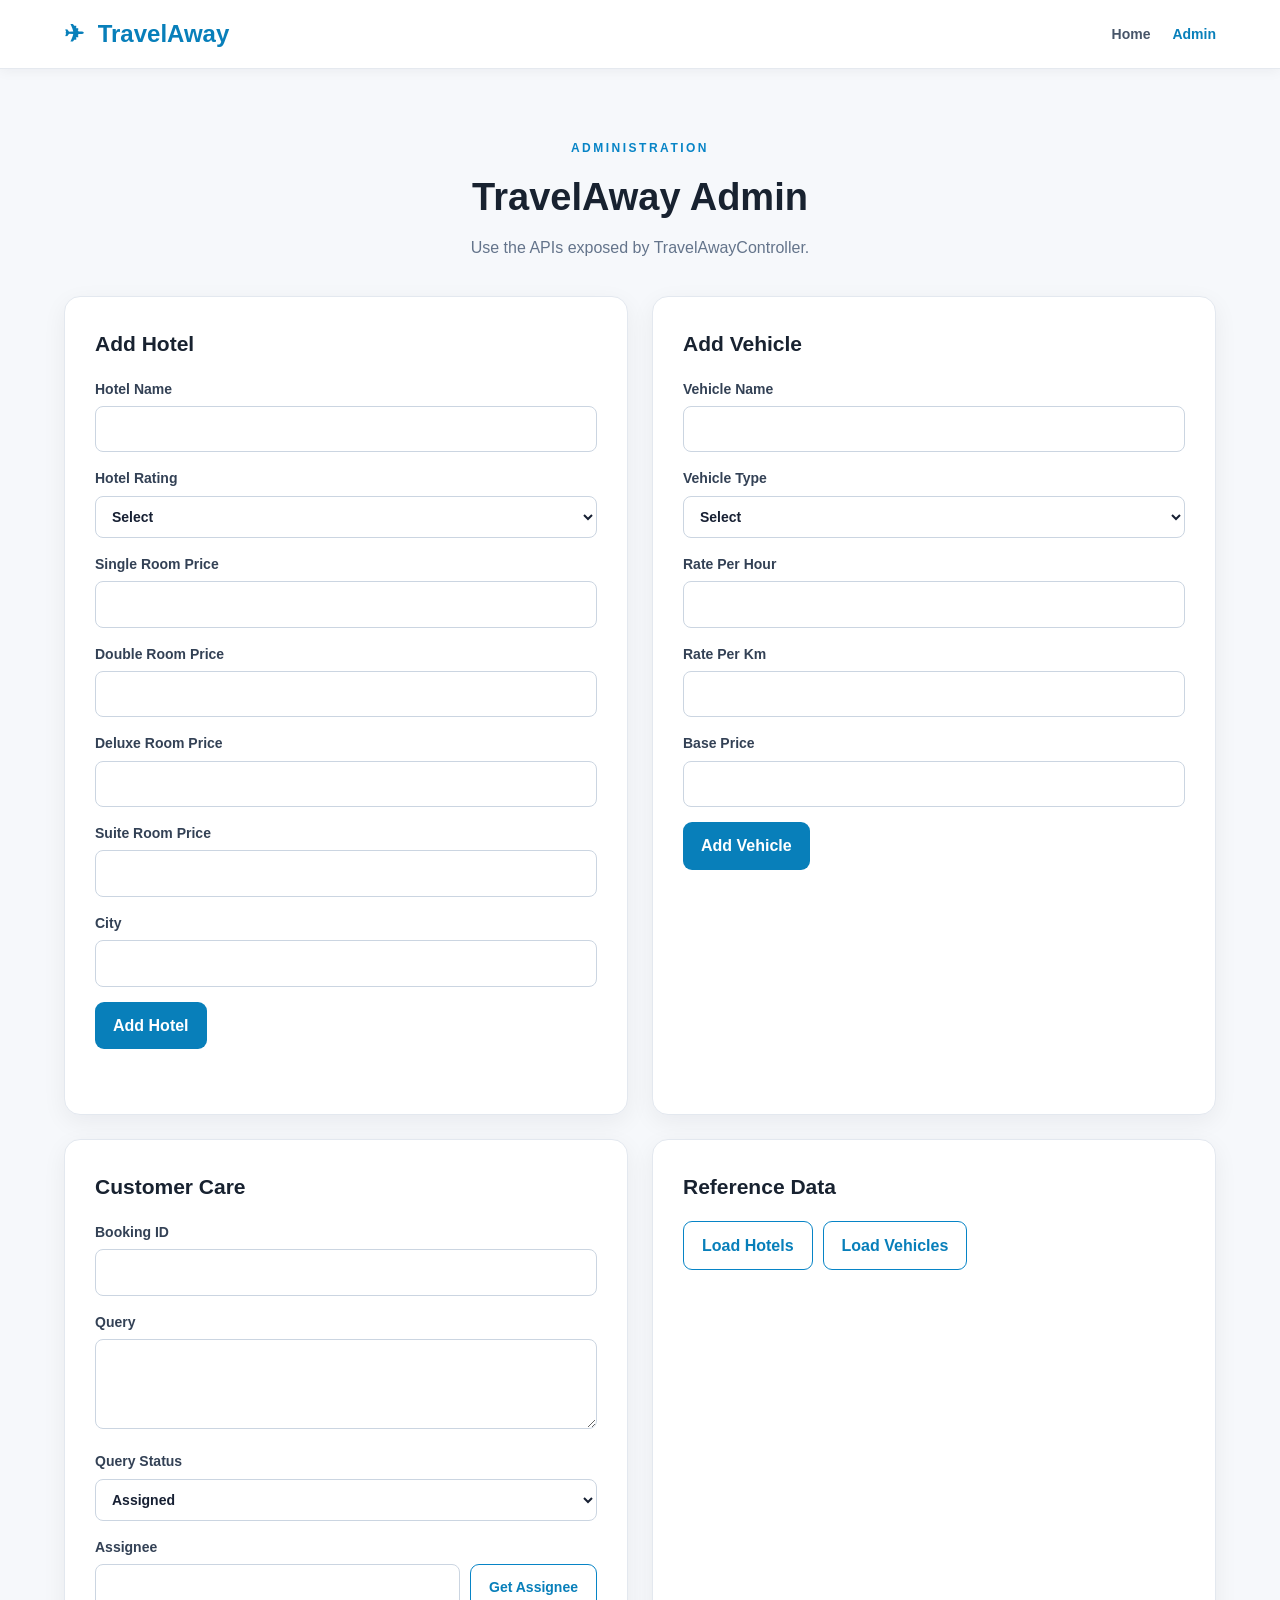
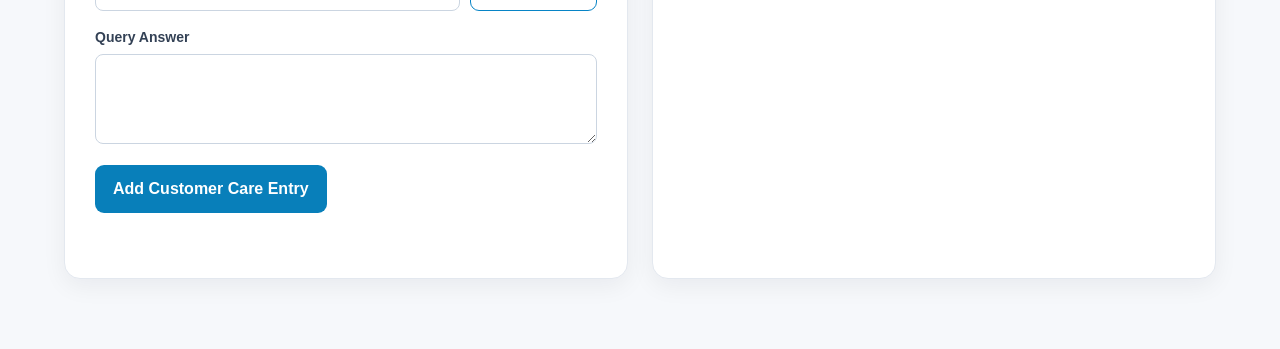
<file: Infosys.TravelAway.Services/wwwroot/admin.html>
<!DOCTYPE html>
<html lang="en">
<head>
    <meta charset="UTF-8">
    <meta name="viewport" content="width=device-width, initial-scale=1.0">
    <title>TravelAway - Admin</title>
    <link rel="stylesheet" href="css/style.css">
</head>
<body>
<header class="navbar">
    <div class="nav-container">
        <a class="logo" href="index.html"><span>✈</span> TravelAway</a>
        <nav class="nav-links">
            <a href="index.html">Home</a>
            <a class="active" href="admin.html">Admin</a>
        </nav>
    </div>
</header>

<main class="main-container">
    <section class="section-heading">
        <p class="eyebrow">ADMINISTRATION</p>
        <h1>TravelAway Admin</h1>
        <p>Use the APIs exposed by TravelAwayController.</p>
    </section>

    <div class="admin-grid">
        <section class="form-card">
            <h2>Add Hotel</h2>
            <form id="hotelForm">
                <label>Hotel Name<input id="hotelName" maxlength="20" required></label>
                <label>Hotel Rating
                    <select id="hotelRating" required>
                        <option value="">Select</option>
                        <option>2</option><option>3</option><option>4</option><option>5</option>
                    </select>
                </label>
                <label>Single Room Price<input id="singleRoomPrice" type="number" min="0" required></label>
                <label>Double Room Price<input id="doubleRoomPrice" type="number" min="0" required></label>
                <label>Deluxe Room Price<input id="deluxeeRoomPrice" type="number" min="0" required></label>
                <label>Suite Room Price<input id="suiteRoomPrice" type="number" min="0" required></label>
                <label>City<input id="hotelCity" maxlength="20" required></label>
                <button class="btn btn-primary" type="submit">Add Hotel</button>
            </form>
            <div id="hotelMessage" class="message"></div>
        </section>

        <section class="form-card">
            <h2>Add Vehicle</h2>
            <form id="vehicleForm">
                <label>Vehicle Name<input id="vehicleName" maxlength="20" required></label>
                <label>Vehicle Type
                    <select id="vehicleType" required>
                        <option value="">Select</option>
                        <option>Two-Wheeler</option>
                        <option>Four-Wheeler</option>
                        <option>Mini-Bus</option>
                    </select>
                </label>
                <label>Rate Per Hour<input id="ratePerHour" type="number" min="0" step="0.01" required></label>
                <label>Rate Per Km<input id="ratePerKm" type="number" min="0" step="0.01" required></label>
                <label>Base Price<input id="basePrice" type="number" min="0" step="0.01" required></label>
                <button class="btn btn-primary" type="submit">Add Vehicle</button>
            </form>
            <div id="vehicleMessage" class="message"></div>
        </section>

        <section class="form-card">
            <h2>Customer Care</h2>
            <form id="careForm">
                <label>Booking ID<input id="careBookingId" type="number" required></label>
                <label>Query<textarea id="query" maxlength="100" required></textarea></label>
                <label>Query Status
                    <select id="queryStatus" required>
                        <option>Assigned</option>
                        <option>In Progress</option>
                        <option>Closed</option>
                    </select>
                </label>
                <label>Assignee
                    <div class="inline-form">
                        <input id="assignee" type="number" readonly required>
                        <button id="getAssignee" class="btn btn-outline" type="button">Get Assignee</button>
                    </div>
                </label>
                <label>Query Answer<textarea id="queryAnswer" maxlength="200"></textarea></label>
                <button class="btn btn-primary" type="submit">Add Customer Care Entry</button>
            </form>
            <div id="careMessage" class="message"></div>
        </section>

        <section class="form-card">
            <h2>Reference Data</h2>
            <div class="inline-actions">
                <button id="loadHotels" class="btn btn-outline" type="button">Load Hotels</button>
                <button id="loadVehicles" class="btn btn-outline" type="button">Load Vehicles</button>
            </div>
            <div id="referenceData" class="reference-data"></div>
        </section>
    </div>
</main>

<script src="js/admin.js"></script>
</body>
</html>
</file>
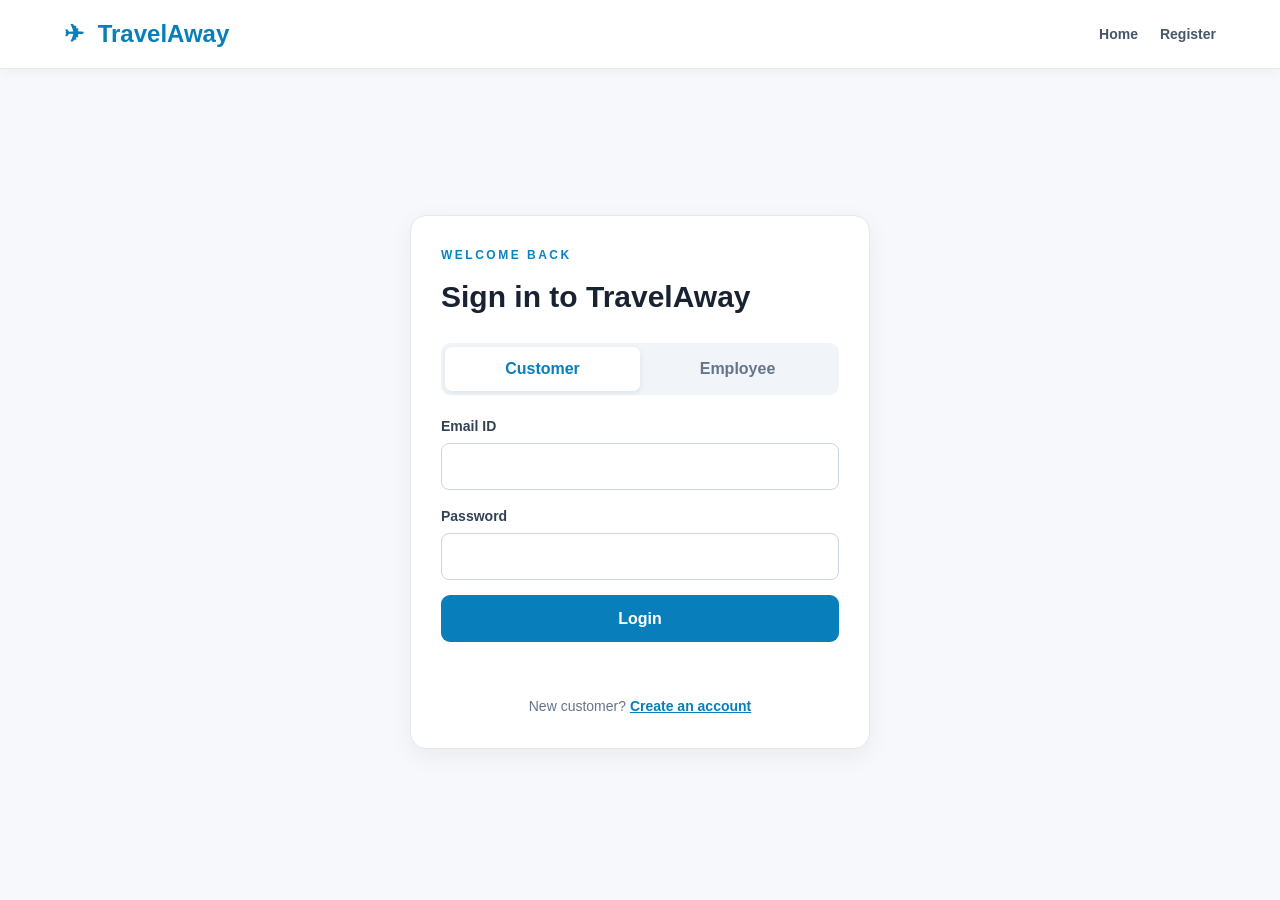
<file: Infosys.TravelAway.Services/wwwroot/login.html>
<!DOCTYPE html>
<html lang="en">
<head>
    <meta charset="UTF-8">
    <meta name="viewport" content="width=device-width, initial-scale=1.0">
    <title>TravelAway - Login</title>
    <link rel="stylesheet" href="css/style.css">
</head>
<body>
<header class="navbar">
    <div class="nav-container">
        <a class="logo" href="index.html"><span>✈</span> TravelAway</a>
        <nav class="nav-links">
            <a href="index.html">Home</a>
            <a href="register.html">Register</a>
        </nav>
    </div>
</header>

<main class="auth-page">
    <div class="auth-card">
        <p class="eyebrow">WELCOME BACK</p>
        <h1>Sign in to TravelAway</h1>

        <div class="tab-buttons">
            <button class="tab-btn active" data-role="customer">Customer</button>
            <button class="tab-btn" data-role="employee">Employee</button>
        </div>

        <form id="loginForm">
            <label>Email ID
                <input id="emailId" type="email" maxlength="50" required>
            </label>
            <label>Password
                <input id="password" type="password" maxlength="16" required>
            </label>
            <button class="btn btn-primary full-width" type="submit">Login</button>
        </form>

        <div id="loginMessage" class="message"></div>
        <p class="form-footer">New customer? <a href="register.html">Create an account</a></p>
    </div>
</main>

<script src="js/login.js"></script>
</body>
</html>
</file>
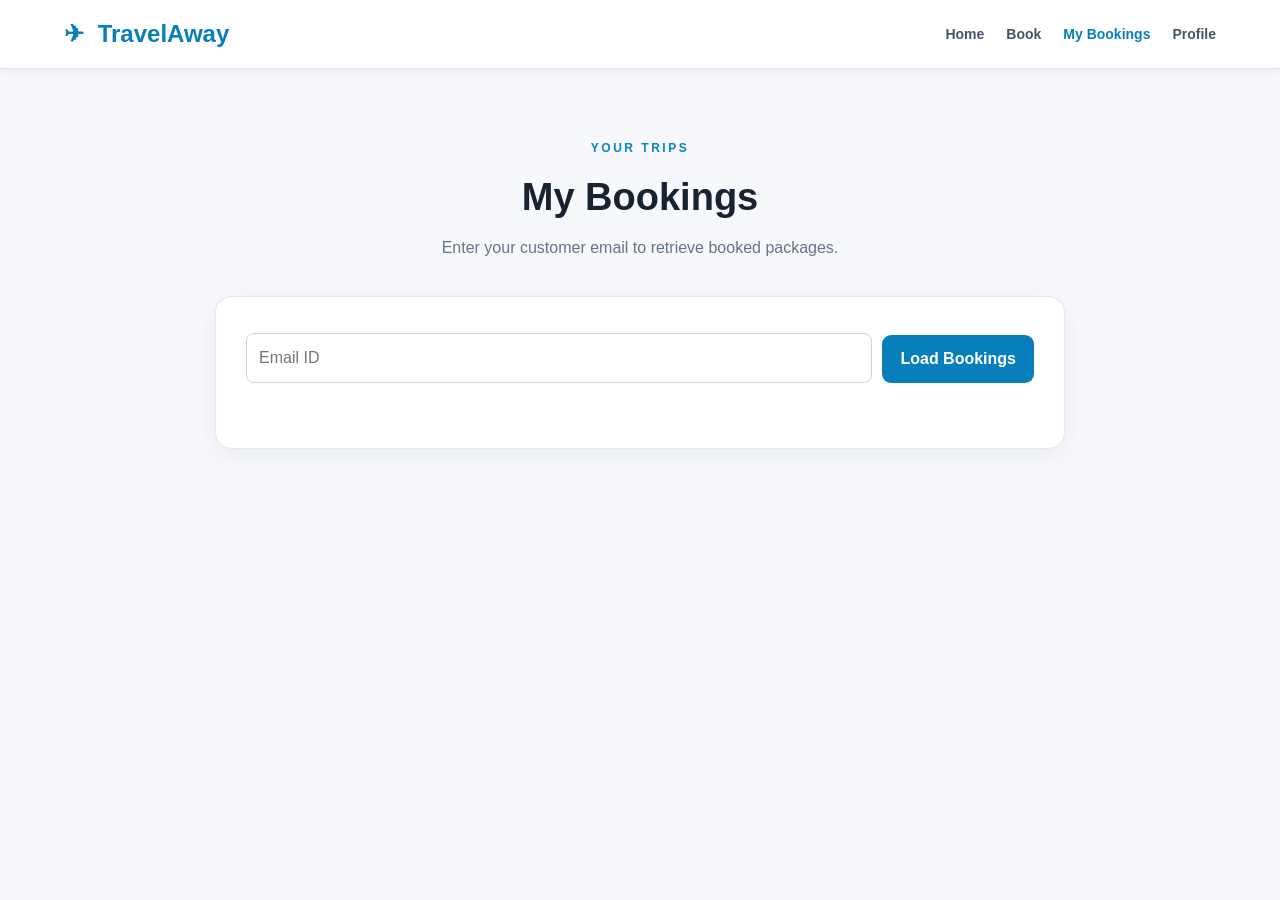
<file: Infosys.TravelAway.Services/wwwroot/my-bookings.html>
<!DOCTYPE html>
<html lang="en">
<head>
    <meta charset="UTF-8">
    <meta name="viewport" content="width=device-width, initial-scale=1.0">
    <title>TravelAway - My Bookings</title>
    <link rel="stylesheet" href="css/style.css">
</head>
<body>
<header class="navbar">
    <div class="nav-container">
        <a class="logo" href="index.html"><span>✈</span> TravelAway</a>
        <nav class="nav-links">
            <a href="index.html">Home</a>
            <a href="booking.html">Book</a>
            <a class="active" href="my-bookings.html">My Bookings</a>
            <a href="profile.html">Profile</a>
        </nav>
    </div>
</header>

<main class="main-container">
    <section class="section-heading">
        <p class="eyebrow">YOUR TRIPS</p>
        <h1>My Bookings</h1>
        <p>Enter your customer email to retrieve booked packages.</p>
    </section>

    <section class="form-card compact-card">
        <form id="bookingsForm" class="inline-form">
            <input id="emailId" type="email" placeholder="Email ID" required>
            <button class="btn btn-primary" type="submit">Load Bookings</button>
        </form>
        <div id="bookingsMessage" class="message"></div>
    </section>

    <section id="bookingsContainer" class="booking-list"></section>
</main>

<script src="js/bookings.js"></script>
</body>
</html>
</file>
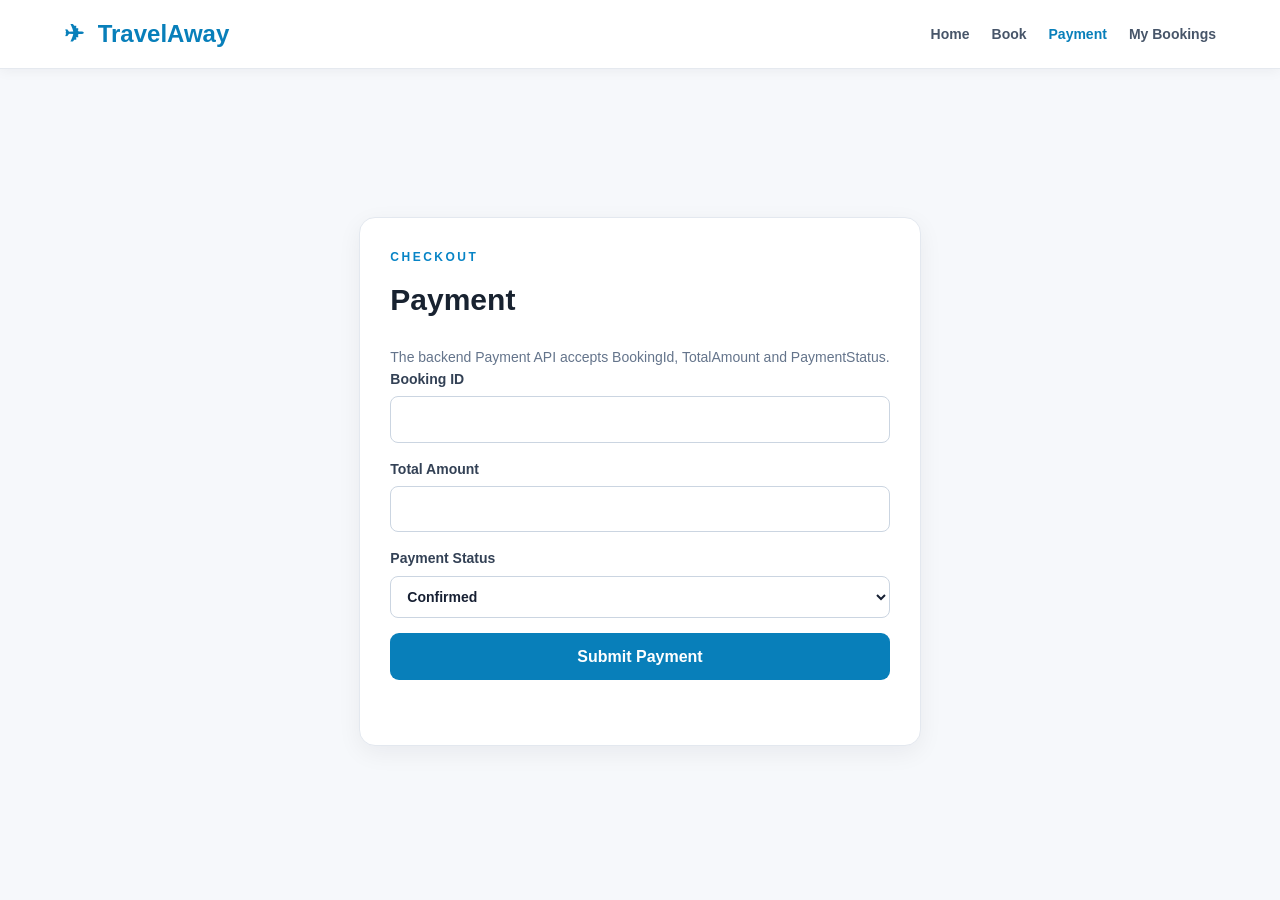
<file: Infosys.TravelAway.Services/wwwroot/payment.html>
<!DOCTYPE html>
<html lang="en">
<head>
    <meta charset="UTF-8">
    <meta name="viewport" content="width=device-width, initial-scale=1.0">
    <title>TravelAway - Payment</title>
    <link rel="stylesheet" href="css/style.css">
</head>
<body>
<header class="navbar">
    <div class="nav-container">
        <a class="logo" href="index.html"><span>✈</span> TravelAway</a>
        <nav class="nav-links">
            <a href="index.html">Home</a>
            <a href="booking.html">Book</a>
            <a class="active" href="payment.html">Payment</a>
            <a href="my-bookings.html">My Bookings</a>
        </nav>
    </div>
</header>

<main class="auth-page">
    <div class="form-card">
        <p class="eyebrow">CHECKOUT</p>
        <h1>Payment</h1>
        <p class="muted">The backend Payment API accepts BookingId, TotalAmount and PaymentStatus.</p>

        <form id="paymentForm">
            <label>Booking ID
                <input id="bookingId" type="number" required>
            </label>
            <label>Total Amount
                <input id="totalAmount" type="number" min="0" step="1" required>
            </label>
            <label>Payment Status
                <select id="paymentStatus" required>
                    <option value="Confirmed">Confirmed</option>
                    <option value="Not Confirmed">Not Confirmed</option>
                </select>
            </label>

            <button class="btn btn-primary full-width" type="submit">Submit Payment</button>
        </form>

        <div id="paymentMessage" class="message"></div>
    </div>
</main>

<script src="js/payment.js"></script>
</body>
</html>
</file>
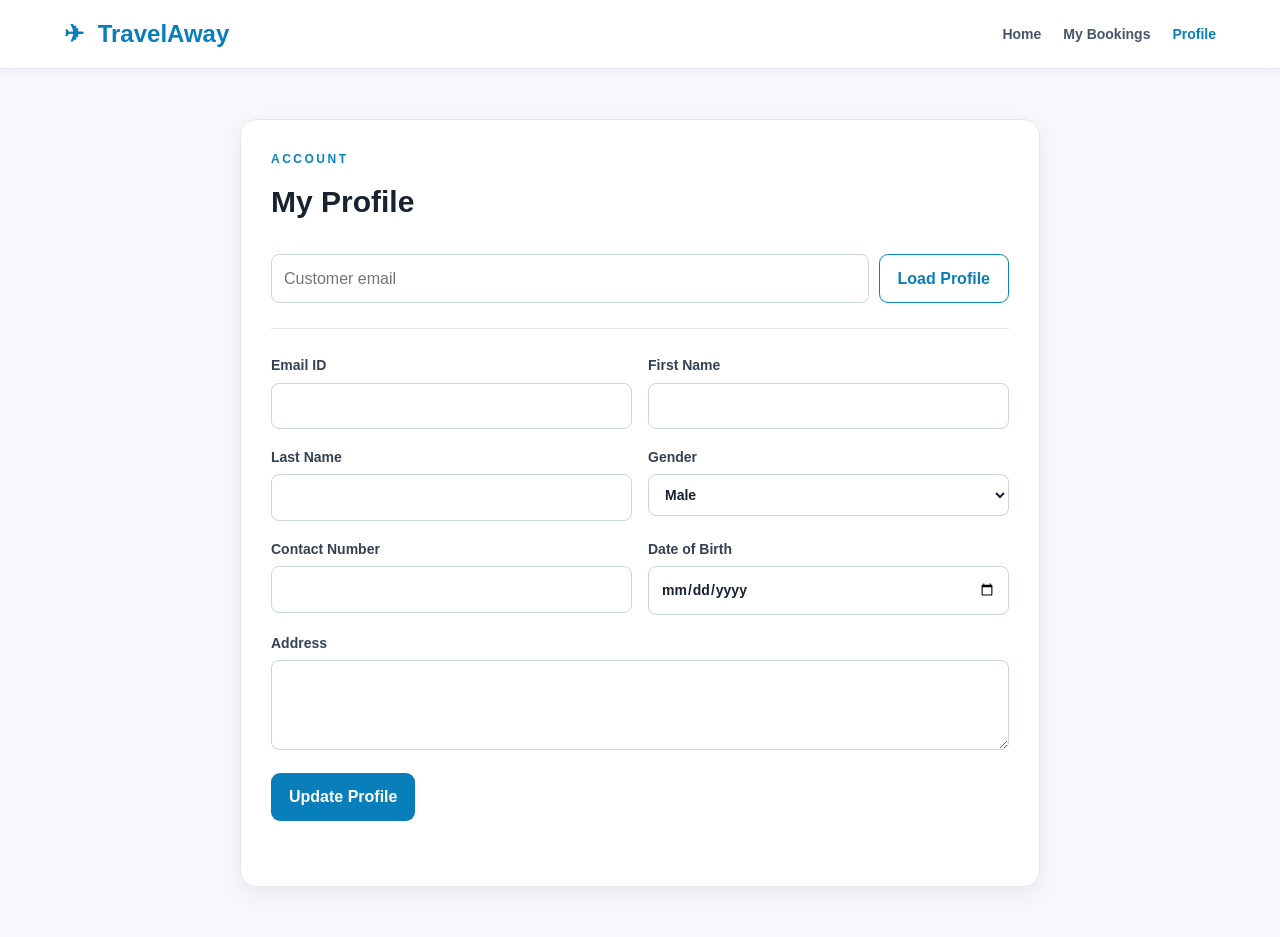
<file: Infosys.TravelAway.Services/wwwroot/profile.html>
<!DOCTYPE html>
<html lang="en">
<head>
    <meta charset="UTF-8">
    <meta name="viewport" content="width=device-width, initial-scale=1.0">
    <title>TravelAway - Profile</title>
    <link rel="stylesheet" href="css/style.css">
</head>
<body>
<header class="navbar">
    <div class="nav-container">
        <a class="logo" href="index.html"><span>✈</span> TravelAway</a>
        <nav class="nav-links">
            <a href="index.html">Home</a>
            <a href="my-bookings.html">My Bookings</a>
            <a class="active" href="profile.html">Profile</a>
        </nav>
    </div>
</header>

<main class="auth-page">
    <div class="form-card wide-card">
        <p class="eyebrow">ACCOUNT</p>
        <h1>My Profile</h1>

        <form id="profileLookup" class="inline-form">
            <input id="lookupEmail" type="email" placeholder="Customer email" required>
            <button class="btn btn-outline" type="submit">Load Profile</button>
        </form>

        <hr>

        <form id="profileForm" class="form-grid">
            <label>Email ID
                <input id="emailId" type="email" readonly required>
            </label>
            <label>First Name
                <input id="firstName" required>
            </label>
            <label>Last Name
                <input id="lastName" required>
            </label>
            <label>Gender
                <select id="gender" required>
                    <option value="M">Male</option>
                    <option value="F">Female</option>
                </select>
            </label>
            <label>Contact Number
                <input id="contactNumber" type="tel" maxlength="10" required>
            </label>
            <label>Date of Birth
                <input id="dateOfBirth" type="date" required>
            </label>
            <label class="span-2">Address
                <textarea id="address" required></textarea>
            </label>
            <div class="span-2">
                <button class="btn btn-primary" type="submit">Update Profile</button>
            </div>
        </form>
        <div id="profileMessage" class="message"></div>
    </div>
</main>

<script src="js/profile.js"></script>
</body>
</html>
</file>
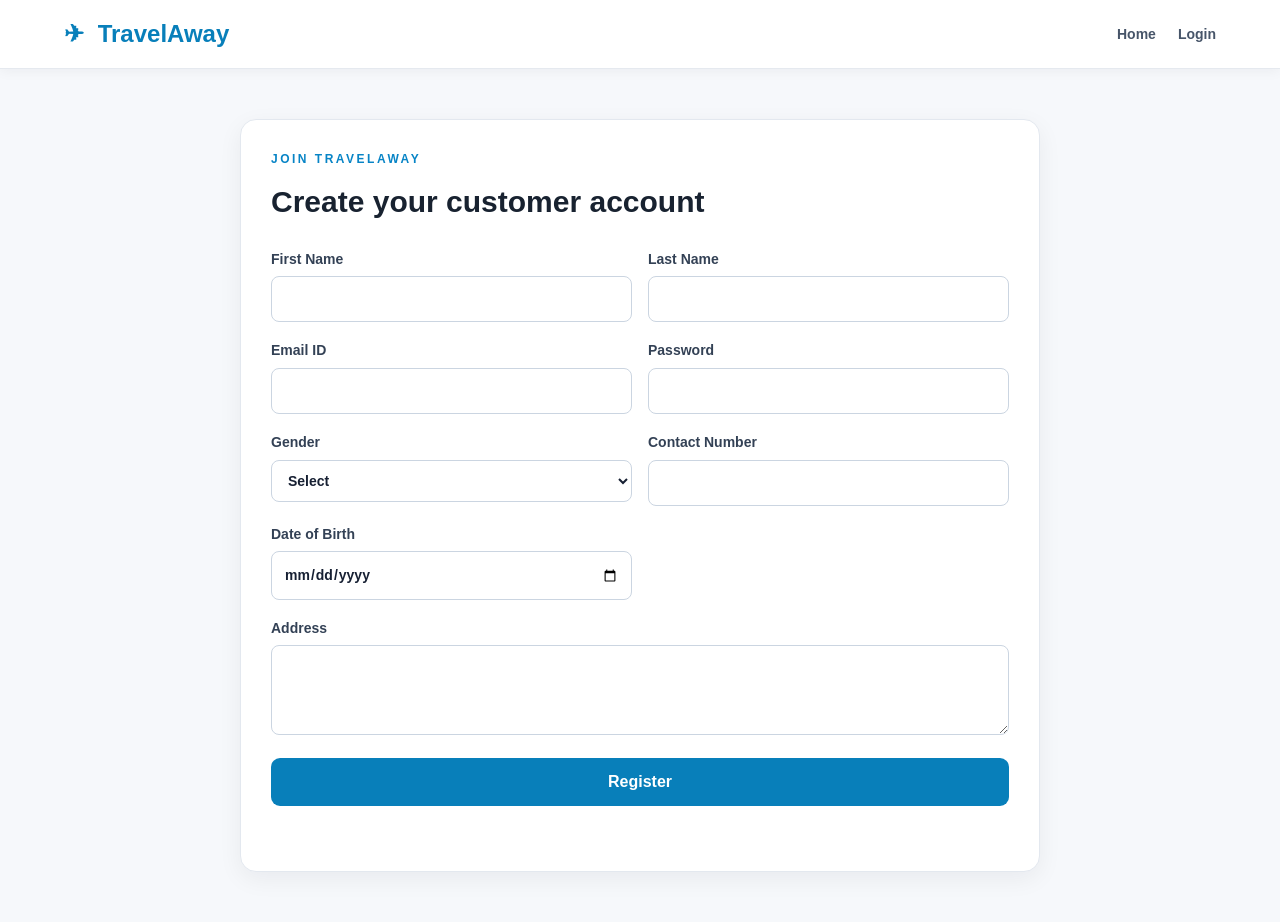
<file: Infosys.TravelAway.Services/wwwroot/register.html>
<!DOCTYPE html>
<html lang="en">
<head>
    <meta charset="UTF-8">
    <meta name="viewport" content="width=device-width, initial-scale=1.0">
    <title>TravelAway - Register</title>
    <link rel="stylesheet" href="css/style.css">
</head>
<body>
<header class="navbar">
    <div class="nav-container">
        <a class="logo" href="index.html"><span>✈</span> TravelAway</a>
        <nav class="nav-links">
            <a href="index.html">Home</a>
            <a href="login.html">Login</a>
        </nav>
    </div>
</header>

<main class="auth-page">
    <div class="form-card wide-card">
        <p class="eyebrow">JOIN TRAVELAWAY</p>
        <h1>Create your customer account</h1>

        <form id="registerForm" class="form-grid">
            <label>First Name
                <input id="firstName" required pattern="[A-Za-z]+" maxlength="50">
            </label>
            <label>Last Name
                <input id="lastName" required pattern="[A-Za-z]+" maxlength="50">
            </label>
            <label>Email ID
                <input id="emailId" type="email" maxlength="50" required>
            </label>
            <label>Password
                <input id="password" type="password" minlength="8" maxlength="15" required>
            </label>
            <label>Gender
                <select id="gender" required>
                    <option value="">Select</option>
                    <option value="M">Male</option>
                    <option value="F">Female</option>
                </select>
            </label>
            <label>Contact Number
                <input id="contactNumber" type="tel" inputmode="numeric" pattern="[1-9][0-9]{9}" maxlength="10" required>
            </label>
            <label>Date of Birth
                <input id="dateOfBirth" type="date" required>
            </label>
            <label class="span-2">Address
                <textarea id="address" maxlength="250" required></textarea>
            </label>
            <div class="span-2">
                <button class="btn btn-primary full-width" type="submit">Register</button>
            </div>
        </form>
        <div id="registerMessage" class="message"></div>
    </div>
</main>

<script src="js/register.js"></script>
</body>
</html>
</file>
<file: Infosys.TravelAway.Services/wwwroot/css/style.css>
*{margin:0;padding:0;box-sizing:border-box}
html{scroll-behavior:smooth}
body{font-family:Inter,Segoe UI,Arial,sans-serif;background:#f6f8fb;color:#182230;line-height:1.6}
a{color:inherit}
button,input,select,textarea{font:inherit}
button{cursor:pointer}
.navbar{position:sticky;top:0;z-index:1000;background:rgba(255,255,255,.97);border-bottom:1px solid #e5e9ef;box-shadow:0 2px 12px rgba(15,23,42,.05)}
.nav-container{max-width:1200px;margin:auto;padding:15px 24px;display:flex;align-items:center;justify-content:space-between;gap:25px}
.logo{text-decoration:none;font-size:24px;font-weight:800;color:#087fba;white-space:nowrap}.logo span{margin-right:7px}
.nav-links{display:flex;gap:22px;align-items:center;flex-wrap:wrap;justify-content:center}.nav-links a{text-decoration:none;color:#475569;font-weight:600;font-size:14px}.nav-links a:hover,.nav-links a.active{color:#087fba}
.hero{min-height:570px;background:linear-gradient(rgba(0,0,0,.48),rgba(0,0,0,.5)),url("https://images.unsplash.com/photo-1501785888041-af3ef285b470?auto=format&fit=crop&w=2000&q=85") center/cover;display:flex;align-items:center}
.hero-content{max-width:1200px;width:100%;margin:auto;padding:90px 24px;color:white}.hero h1{font-size:62px;line-height:1.08;margin:10px 0 22px}.hero-content>p:not(.eyebrow){max-width:600px;font-size:18px;color:#f1f5f9;margin-bottom:28px}
.eyebrow{font-size:12px;font-weight:800;letter-spacing:2.5px;color:#0784c6;margin-bottom:8px}.hero .eyebrow{color:#d7f3ff}
.main-container{max-width:1200px;margin:auto;padding:70px 24px}.section-heading{text-align:center;margin-bottom:35px}.section-heading h1,.section-heading h2{font-size:38px;margin-bottom:8px}.section-heading>p:last-child{color:#64748b}
.category-container{display:flex;gap:10px;flex-wrap:wrap;justify-content:center;margin-bottom:35px}.category-btn{border:1px solid #0784c6;background:white;color:#0784c6;padding:9px 19px;border-radius:24px;font-weight:700;transition:.2s}.category-btn:hover{background:#e8f6fc}.category-btn.active{background:#0784c6;color:white;box-shadow:0 5px 14px rgba(8,132,198,.22)}
.package-grid{display:grid;grid-template-columns:repeat(3,1fr);gap:24px}.package-card{background:white;border:1px solid #e4e9ef;border-radius:16px;overflow:hidden;box-shadow:0 6px 22px rgba(15,23,42,.06);transition:.25s}.package-card:hover{transform:translateY(-5px);box-shadow:0 14px 30px rgba(15,23,42,.11)}
.package-image-container{height:215px;background:#e5e7eb}.package-image{width:100%;height:100%;object-fit:cover;display:block}.package-content{padding:20px}.package-type{display:inline-block;background:#e8f6fc;color:#087fba;border-radius:15px;padding:4px 10px;font-size:11px;font-weight:800;margin-bottom:10px}.package-content h3{font-size:22px;margin-bottom:8px}.package-description{color:#64748b;min-height:44px;font-size:14px;margin-bottom:17px}
.btn{display:inline-flex;justify-content:center;align-items:center;border:none;border-radius:9px;padding:11px 18px;text-decoration:none;font-weight:800;transition:.2s;gap:6px}.btn-primary{background:#087fba;color:white}.btn-primary:hover{background:#056891;transform:translateY(-1px)}.btn-secondary{background:#182230;color:white}.btn-outline{border:1px solid #0784c6;background:white;color:#087fba}.btn-outline:hover{background:#e8f6fc}.full-width{width:100%}.center-btn{margin-top:12px}
.loading,.empty-state{text-align:center;padding:45px;color:#64748b;grid-column:1/-1}.error-message{padding:16px;background:#fff1f2;color:#be123c;border-radius:10px}.muted{color:#64748b;font-size:14px}
.about-section{background:white;border-top:1px solid #e5e9ef;padding:75px 24px;text-align:center}.about-container{max-width:850px;margin:auto}.about-container h2{font-size:38px;margin-bottom:12px}.about-container>p:not(.eyebrow){color:#64748b}.quick-links{margin-top:24px;display:flex;justify-content:center;gap:12px;flex-wrap:wrap}
footer{background:#111827;color:white;padding:48px 24px 20px}.footer-container{max-width:1200px;margin:auto;display:flex;justify-content:space-between;gap:40px}.footer-container h3{color:#42b5e8;margin-bottom:8px}.footer-container p{color:#cbd5e1;font-size:14px}.footer-bottom{max-width:1200px;margin:30px auto 0;padding-top:18px;border-top:1px solid #334155;text-align:center;color:#94a3b8;font-size:13px}
.modal{display:none;position:fixed;inset:0;z-index:2000;background:rgba(15,23,42,.7);padding:20px;align-items:center;justify-content:center}.modal.show{display:flex}.modal-content{position:relative;background:white;border-radius:18px;width:min(720px,100%);max-height:90vh;overflow:auto;padding:34px}.modal-close{position:absolute;right:18px;top:15px;border:0;border-radius:50%;width:36px;height:36px;background:#f1f5f9;font-size:24px;color:#334155}.details-title{font-size:32px;padding-right:45px;margin-bottom:20px}.details-item{padding:15px 0;border-bottom:1px solid #e5e7eb}.details-label{display:block;font-weight:800;color:#334155;margin-bottom:4px}.details-value{color:#64748b}.price-value{color:#087fba;font-size:21px;font-weight:800}
.auth-page{min-height:calc(100vh - 75px);display:flex;align-items:center;justify-content:center;padding:50px 24px}.auth-card,.form-card{background:white;border:1px solid #e3e8ef;border-radius:16px;padding:30px;box-shadow:0 7px 25px rgba(15,23,42,.06)}.auth-card{width:min(460px,100%)}.wide-card{width:min(800px,100%)}.compact-card{max-width:850px;margin:0 auto}.form-card h1,.auth-card h1{font-size:30px;margin-bottom:22px}.form-card h2{font-size:21px;margin-bottom:17px}.form-card hr{border:0;border-top:1px solid #e5e7eb;margin:25px 0}
label{display:block;font-size:14px;font-weight:750;color:#334155;margin-bottom:15px}input,select,textarea{width:100%;border:1px solid #cbd5e1;border-radius:8px;padding:11px 12px;margin-top:6px;background:white;color:#172033;outline:none}input:focus,select:focus,textarea:focus{border-color:#0784c6;box-shadow:0 0 0 3px rgba(8,127,186,.1)}textarea{min-height:90px;resize:vertical}.form-grid{display:grid;grid-template-columns:1fr 1fr;gap:2px 16px}.span-2{grid-column:1/-1}.form-footer{text-align:center;margin-top:18px;color:#64748b;font-size:14px}.form-footer a{color:#087fba;font-weight:700}
.tab-buttons{display:grid;grid-template-columns:1fr 1fr;margin-bottom:20px;background:#f1f5f9;border-radius:9px;padding:4px}.tab-btn{border:0;background:transparent;padding:9px;border-radius:7px;font-weight:800;color:#64748b}.tab-btn.active{background:white;color:#087fba;box-shadow:0 2px 6px rgba(15,23,42,.08)}
.message{margin-top:15px;min-height:20px;font-size:14px;font-weight:700}.message.success{color:#15803d}.message.error{color:#be123c}.message.info{color:#0369a1}
.booking-layout{display:grid;grid-template-columns:1.35fr .85fr;gap:24px}.info-panel{background:#f8fafc;border:1px solid #e2e8f0;border-radius:10px;padding:15px;margin:0 0 20px;color:#475569}.total-row{display:flex;justify-content:space-between;align-items:center;padding:15px;background:#f8fafc;border-radius:10px;margin:10px 0 15px}.total-row strong{font-size:24px;color:#087fba}.inline-form{display:flex;gap:10px;align-items:end}.inline-form>*{flex:1}.inline-form .btn{flex:0 0 auto}.booking-list{display:grid;gap:18px;margin-top:25px}.booking-card{background:white;border:1px solid #e3e8ef;border-radius:15px;padding:22px;box-shadow:0 5px 18px rgba(15,23,42,.05)}.booking-card h3{margin-bottom:10px}.booking-meta{display:grid;grid-template-columns:repeat(3,1fr);gap:10px;margin-top:15px}.meta-box{background:#f8fafc;border-radius:9px;padding:12px}.meta-box span{display:block;color:#64748b;font-size:12px}.meta-box strong{display:block;color:#334155;margin-top:3px}.admin-grid{display:grid;grid-template-columns:1fr 1fr;gap:24px}.inline-actions{display:flex;gap:10px;flex-wrap:wrap}.reference-data{margin-top:20px;display:grid;gap:10px}.reference-item{padding:12px;border:1px solid #e2e8f0;border-radius:9px;background:#f8fafc}.vehicle-card{padding:12px;background:#f8fafc;border-radius:10px;margin-top:10px}
@media(max-width:900px){.package-grid{grid-template-columns:1fr 1fr}.booking-layout,.admin-grid{grid-template-columns:1fr}.hero h1{font-size:48px}}
@media(max-width:620px){.nav-container{flex-direction:column}.nav-links{gap:12px}.hero{min-height:480px}.hero h1{font-size:40px}.package-grid{grid-template-columns:1fr}.form-grid,.booking-meta{grid-template-columns:1fr}.span-2{grid-column:auto}.inline-form{flex-direction:column;align-items:stretch}.inline-form .btn{width:100%}.footer-container{flex-direction:column}.main-container{padding:50px 18px}}
</file>
